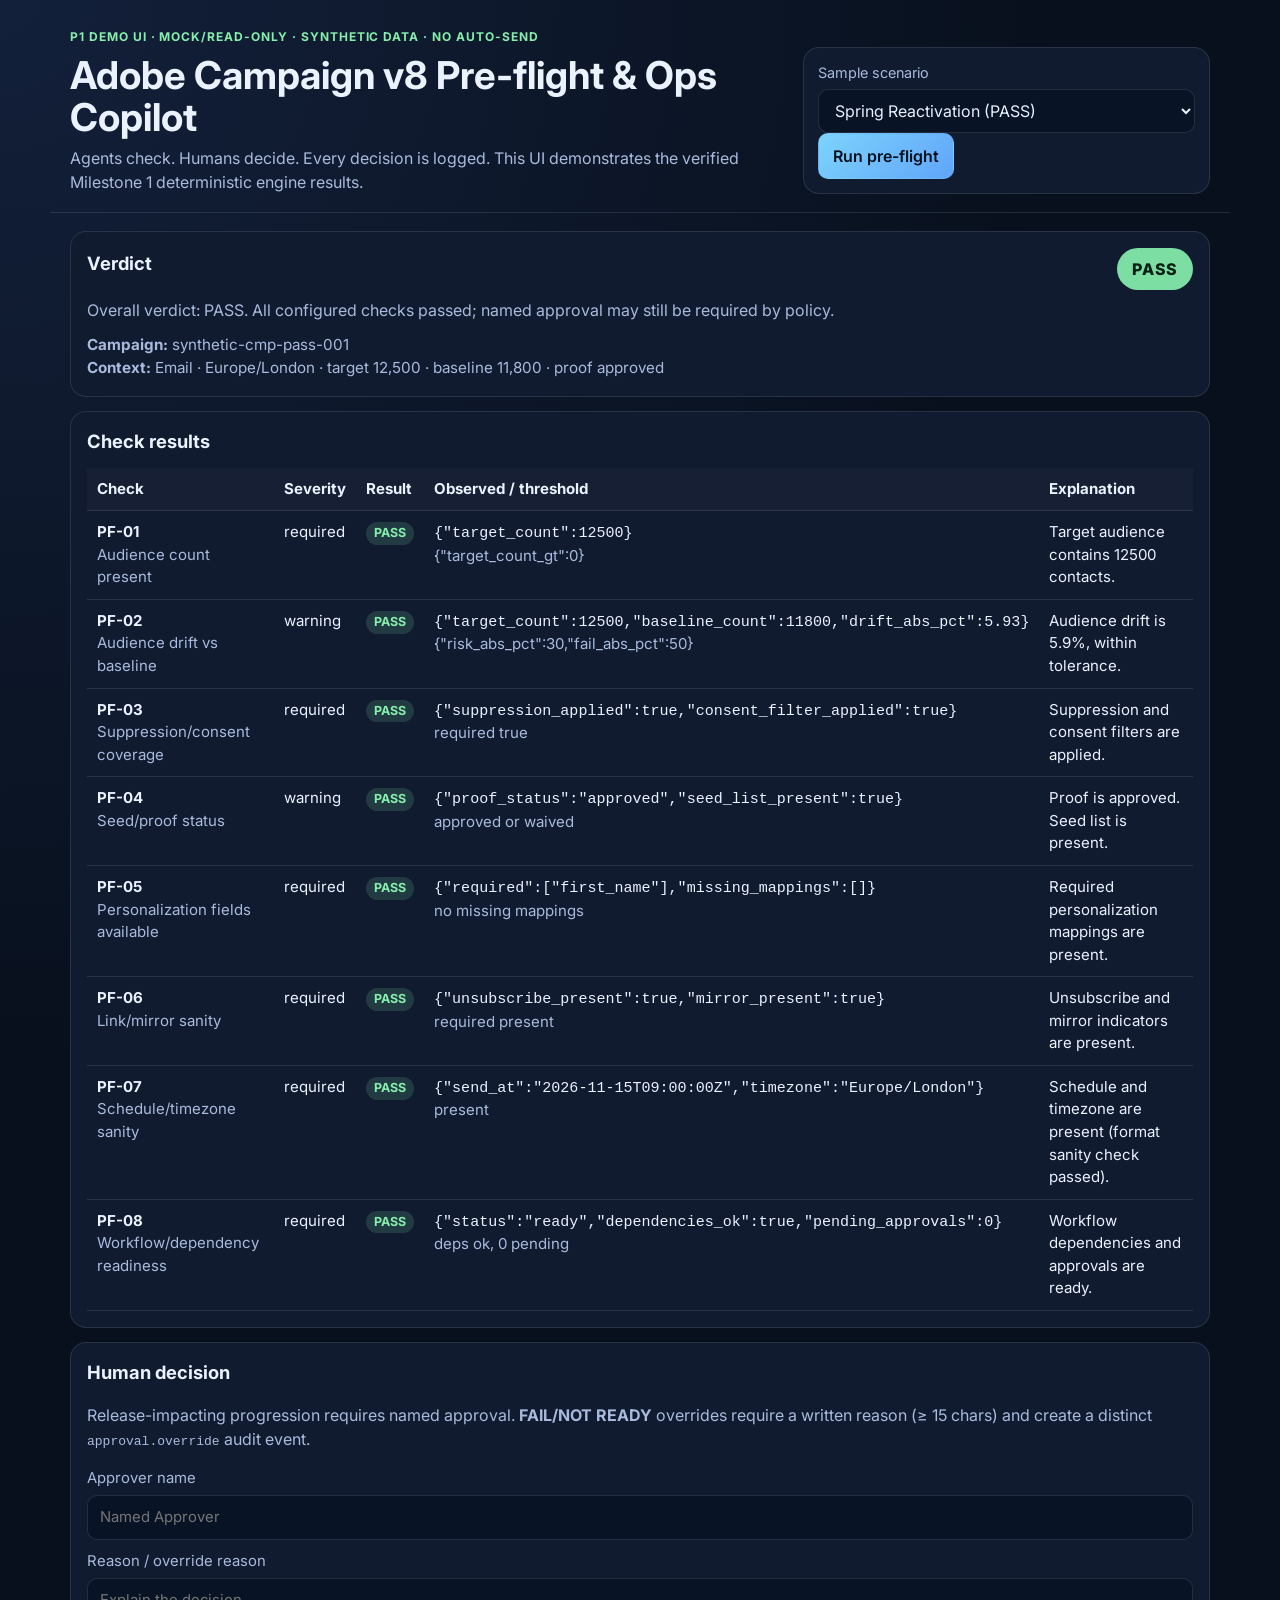
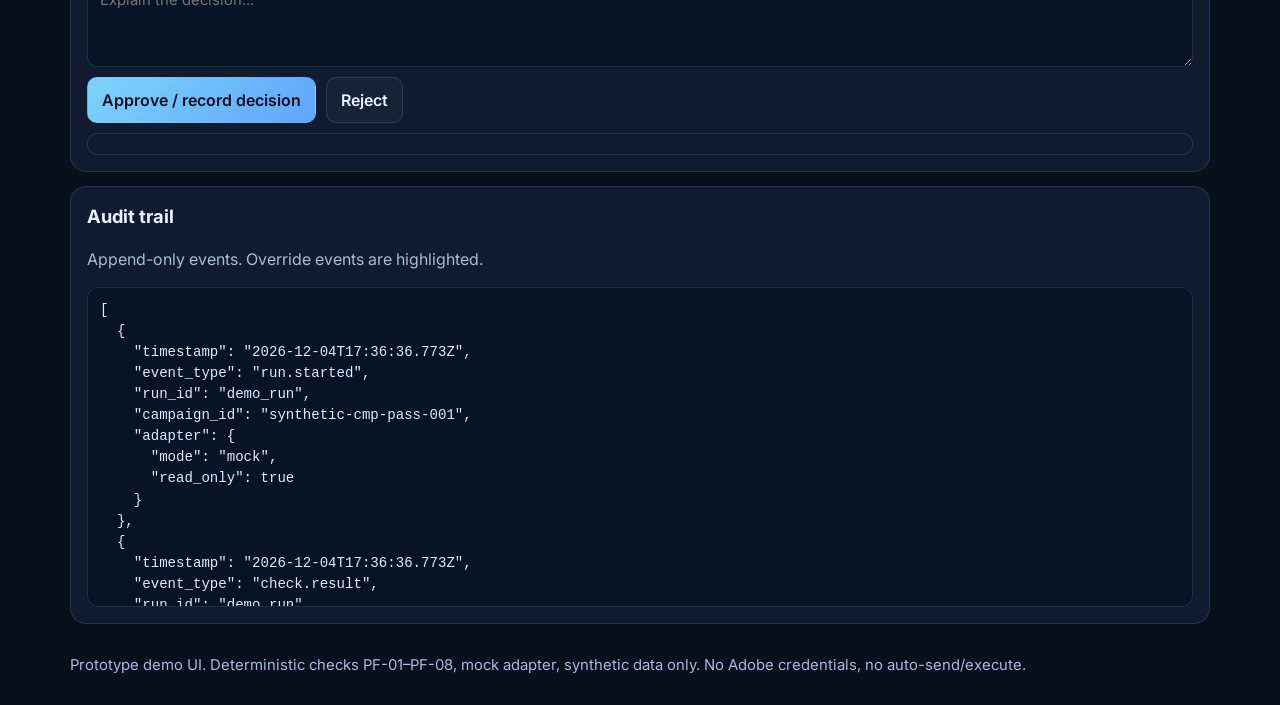
<file: index.html>
<!doctype html>
<html lang="en">
<head>
  <meta charset="utf-8">
  <title>Adobe Campaign v8 Pre-flight Agent</title>
  <meta http-equiv="refresh" content="0; url=./app/demo.html">
  <link rel="canonical" href="./app/demo.html">
</head>
<body>
  <p>Redirecting to the <a href="./app/demo.html">pre-flight demo</a>…</p>
</body>
</html>
</file>
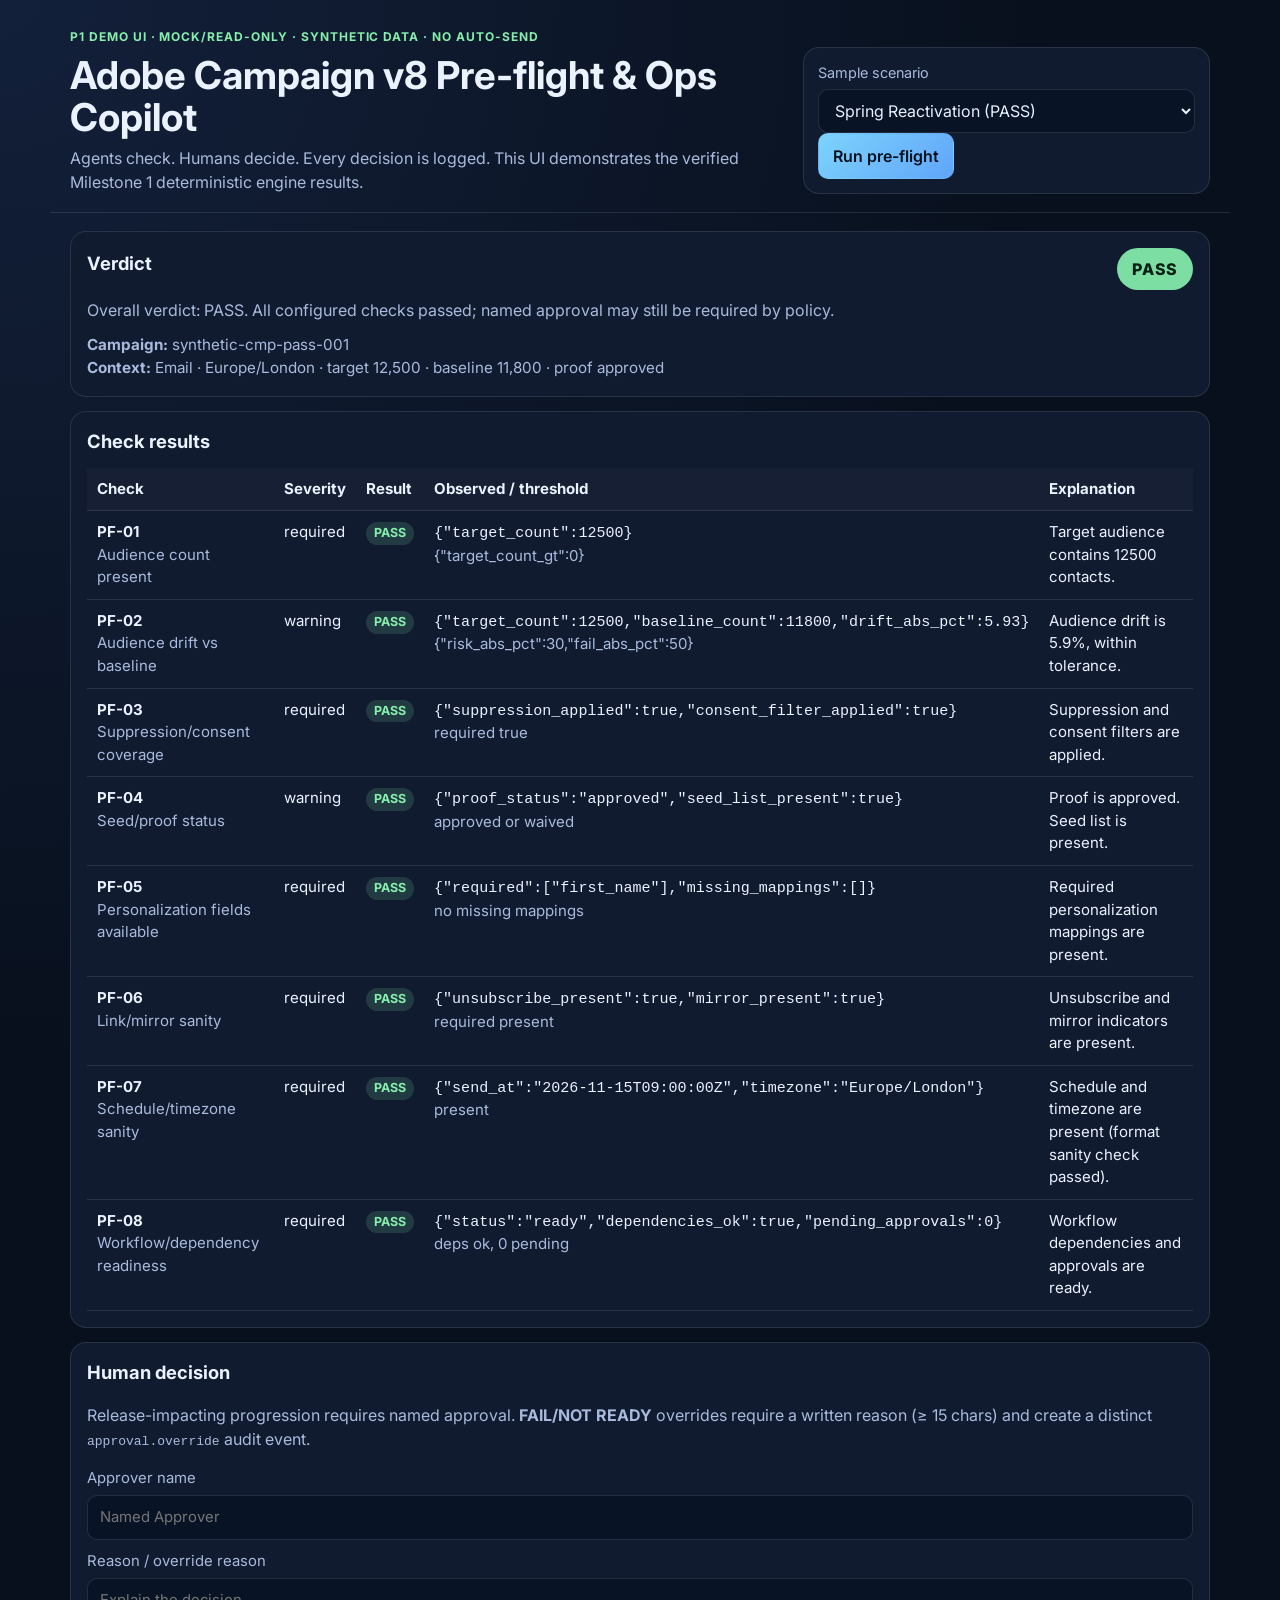
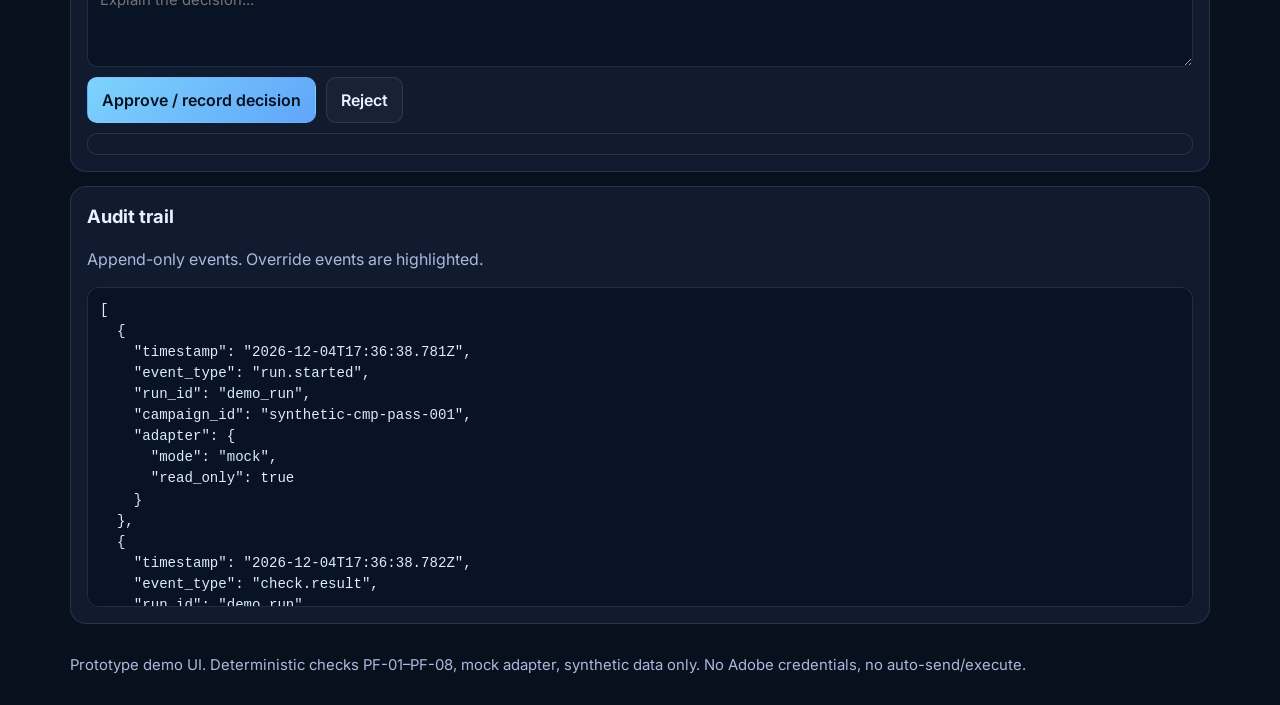
<file: app/demo.html>
<!doctype html>
<html lang="en">
<head>
  <meta charset="utf-8" />
  <meta name="viewport" content="width=device-width, initial-scale=1" />
  <title>Adobe Campaign v8 Pre-flight &amp; Ops Copilot (Demo)</title>
  <link href="https://fonts.googleapis.com/css2?family=Inter:wght@400;500;600;700;800&display=swap" rel="stylesheet">
  <link rel="stylesheet" href="./demo.css" />
</head>
<body>
  <header class="top wrap">
    <div>
      <p class="eyebrow">P1 demo UI · Mock/read-only · Synthetic data · No auto-send</p>
      <h1>Adobe Campaign v8 Pre-flight &amp; Ops Copilot</h1>
      <p class="sub">Agents check. Humans decide. Every decision is logged. This UI demonstrates the verified Milestone 1 deterministic engine results.</p>
    </div>
    <div class="scenario">
      <label for="scenarioSelect">Sample scenario</label>
      <select id="scenarioSelect"></select>
      <button id="runBtn" class="btn primary">Run pre-flight</button>
    </div>
  </header>

  <main class="wrap grid">
    <section class="panel verdict-panel">
      <div class="verdict-head">
        <h2>Verdict</h2>
        <div id="verdictBadge" class="badge">—</div>
      </div>
      <p id="summary" class="summary">Choose a scenario and run pre-flight.</p>
      <div id="campaignMeta" class="meta"></div>
    </section>

    <section class="panel">
      <h2>Check results</h2>
      <div class="table-wrap">
        <table>
          <thead><tr><th>Check</th><th>Severity</th><th>Result</th><th>Observed / threshold</th><th>Explanation</th></tr></thead>
          <tbody id="checksBody"><tr><td colspan="5" class="muted">No run yet.</td></tr></tbody>
        </table>
      </div>
    </section>

    <section class="panel">
      <h2>Human decision</h2>
      <p class="muted">Release-impacting progression requires named approval. <strong>FAIL/NOT READY</strong> overrides require a written reason (≥ 15 chars) and create a distinct <code>approval.override</code> audit event.</p>
      <form id="approvalForm" class="form">
        <label>Approver name<input id="approver" type="text" placeholder="Named Approver" /></label>
        <label>Reason / override reason<textarea id="reason" rows="3" placeholder="Explain the decision..."></textarea></label>
        <div class="actions">
          <button type="submit" class="btn primary">Approve / record decision</button>
          <button type="button" id="rejectBtn" class="btn">Reject</button>
        </div>
      </form>
      <div id="approvalMsg" class="msg" aria-live="polite"></div>
    </section>

    <section class="panel">
      <h2>Audit trail</h2>
      <p class="muted">Append-only events. Override events are highlighted.</p>
      <pre id="auditLog" class="audit">No events yet.</pre>
    </section>
  </main>

  <footer class="wrap footer">Prototype demo UI. Deterministic checks PF-01–PF-08, mock adapter, synthetic data only. No Adobe credentials, no auto-send/execute.</footer>
  <script src="./demo.js"></script>
</body>
</html>
</file>
<file: app/demo.css>
:root{--bg:#08101d;--panel:#111b30;--text:#eaf1ff;--muted:#a9badc;--line:rgba(148,163,184,.18);--accent:#7dd3fc;--ok:#86efac;--warn:#fbbf24;--bad:#fda4af;--max:1180px}
*{box-sizing:border-box} body{margin:0;font-family:Inter,system-ui,sans-serif;background:radial-gradient(circle at top left,#13203a,#08101d 40%);color:var(--text);line-height:1.5}
.wrap{max-width:var(--max);margin:0 auto;padding:0 20px}
.top{display:flex;justify-content:space-between;gap:18px;align-items:end;padding:28px 20px 18px;border-bottom:1px solid var(--line)}
.eyebrow{color:var(--ok);text-transform:uppercase;letter-spacing:.08em;font-size:.75rem;font-weight:700;margin:0 0 8px}
h1{margin:0 0 8px;font-size:clamp(1.6rem,3vw,2.4rem);line-height:1.1} h2{margin:0 0 12px;font-size:1.15rem} .sub{margin:0;color:var(--muted);max-width:70ch}
.scenario{min-width:280px;background:var(--panel);border:1px solid var(--line);border-radius:16px;padding:14px}
.scenario label{display:block;color:var(--muted);font-size:.9rem;margin-bottom:6px}
select,input,textarea{width:100%;background:#091326;color:var(--text);border:1px solid var(--line);border-radius:10px;padding:10px 12px;font:inherit}
.grid{display:grid;grid-template-columns:1fr;gap:14px;padding:18px 20px 30px}
.panel{background:var(--panel);border:1px solid var(--line);border-radius:16px;padding:16px}
.verdict-head{display:flex;justify-content:space-between;align-items:center;gap:12px}
.badge{padding:8px 14px;border-radius:999px;font-weight:800;letter-spacing:.04em;border:1px solid var(--line);background:rgba(255,255,255,.04)}
.badge.PASS{color:#062014;background:rgba(134,239,172,.92);border-color:transparent}
.badge.RISK{color:#2a1d00;background:rgba(251,191,36,.92);border-color:transparent}
.badge.FAIL,.badge.NOT_READY{color:#35070f;background:rgba(253,164,175,.92);border-color:transparent}
.summary{color:var(--muted);margin:8px 0 0}.meta{margin-top:12px;color:var(--muted);font-size:.95rem}
.table-wrap{overflow:auto} table{width:100%;border-collapse:collapse;font-size:.94rem}
th,td{padding:10px;border-bottom:1px solid var(--line);vertical-align:top;text-align:left} th{color:var(--text);background:rgba(255,255,255,.02)}
.pill{display:inline-block;padding:2px 8px;border-radius:999px;font-weight:700;font-size:.78rem;text-transform:uppercase}
.pass{background:rgba(134,239,172,.15);color:var(--ok)} .risk{background:rgba(251,191,36,.15);color:var(--warn)} .fail,.not_ready{background:rgba(253,164,175,.15);color:var(--bad)}
.muted{color:var(--muted)} .form{display:grid;gap:10px;margin-top:10px} .form label{display:grid;gap:6px;color:var(--muted);font-size:.93rem}
.actions{display:flex;gap:10px;flex-wrap:wrap}
.btn{padding:10px 14px;border-radius:10px;border:1px solid var(--line);background:rgba(255,255,255,.03);color:var(--text);font:inherit;font-weight:600;cursor:pointer}
.btn.primary{background:linear-gradient(135deg,var(--accent),#60a5fa);color:#06111f;border-color:transparent}
.msg{margin-top:10px;padding:10px 12px;border-radius:10px;border:1px solid var(--line);min-height:20px}
.msg.error{color:var(--bad);background:rgba(253,164,175,.08)} .msg.ok{color:var(--ok);background:rgba(134,239,172,.08)}
.audit{margin:0;background:#091326;border:1px solid var(--line);border-radius:12px;padding:12px;overflow:auto;max-height:320px;color:#dbeafe;font-size:.88rem}
.footer{padding:0 20px 30px;color:var(--muted);font-size:.93rem}
@media (max-width:900px){.top{flex-direction:column;align-items:stretch}.scenario{min-width:0}}
</file>
